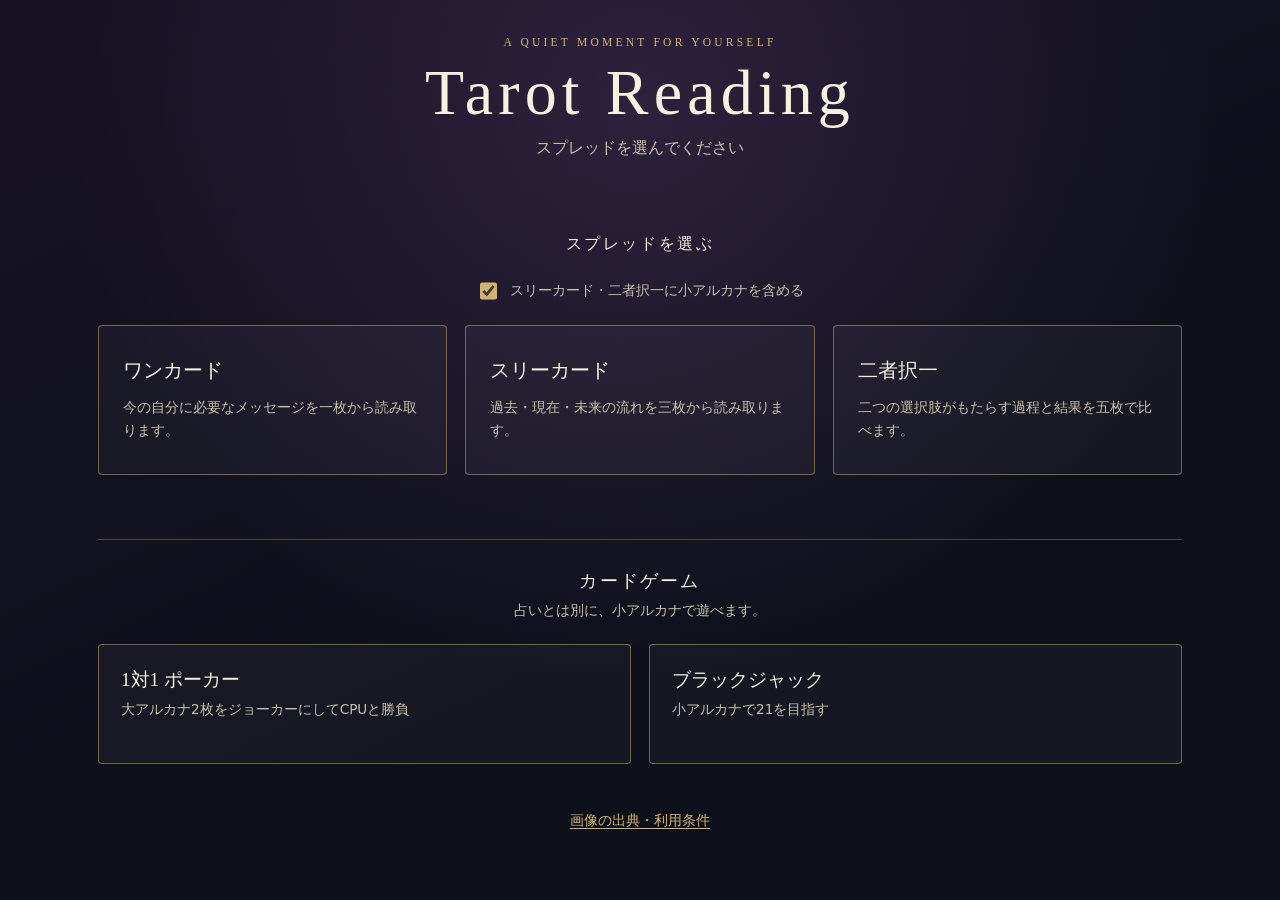
<file: index.html>
<!doctype html>
<html lang="ja">
  <head>
    <meta charset="UTF-8">
    <meta name="viewport" content="width=device-width, initial-scale=1.0">
    <meta name="description" content="タロット占いとカードゲーム">
    <title>Tarot Reading</title>
    <link rel="stylesheet" href="./styles.css">
  </head>
  <body>
    <main class="app-shell">
      <header class="app-header">
        <p class="eyebrow">A quiet moment for yourself</p>
        <h1>Tarot Reading</h1>
        <p id="instruction" class="instruction" aria-live="polite">
          スプレッドを選んでください
        </p>
      </header>

      <section id="spread-selector" class="spread-selector" aria-labelledby="spread-heading">
        <h2 id="spread-heading">スプレッドを選ぶ</h2>
        <label class="deck-option">
          <input id="use-minor" type="checkbox" checked>
          スリーカード・二者択一に小アルカナを含める
        </label>
        <div id="spread-list" class="spread-list"></div>
      </section>
      <section class="game-selector" aria-labelledby="game-heading">
        <h2 id="game-heading">カードゲーム</h2>
        <p>占いとは別に、小アルカナで遊べます。</p>
        <div class="game-links">
          <a href="./poker.html"><strong>1対1 ポーカー</strong><span>大アルカナ2枚をジョーカーにしてCPUと勝負</span></a>
          <a href="./blackjack.html"><strong>ブラックジャック</strong><span>小アルカナで21を目指す</span></a>
        </div>
      </section>

      <section
        id="reading-stage"
        class="reading-stage is-hidden"
        aria-label="カードを広げる場所"
      >
        <div id="table" class="table"></div>
        <button id="stage-action" class="stage-action is-hidden" type="button"></button>
      </section>

      <section id="reading-panel" class="reading-panel is-hidden" aria-live="polite">
        <p id="position-name" class="position-name"></p>
        <h2 id="card-name"></h2>
        <p id="orientation" class="orientation"></p>
        <div class="meaning-grid">
          <article>
            <h3>カードの意味</h3>
            <p id="card-meaning"></p>
          </article>
          <article>
            <h3>配置の意味</h3>
            <p id="position-meaning"></p>
          </article>
        </div>
        <section id="minor-supplement" class="minor-supplement is-hidden" aria-labelledby="minor-supplement-heading">
          <h3 id="minor-supplement-heading">小アルカナの補足</h3>
          <div class="minor-supplement-grid">
            <div>
              <h4 id="suit-heading"></h4>
              <p id="suit-meaning"></p>
            </div>
            <div>
              <h4 id="rank-heading"></h4>
              <p id="rank-meaning"></p>
            </div>
          </div>
        </section>
      </section>
      <footer class="site-footer">
        <a href="./credits.html">画像の出典・利用条件</a>
      </footer>
    </main>

    <script src="./js/data.js"></script>
    <script src="./js/app.js"></script>
  </body>
</html>
</file>
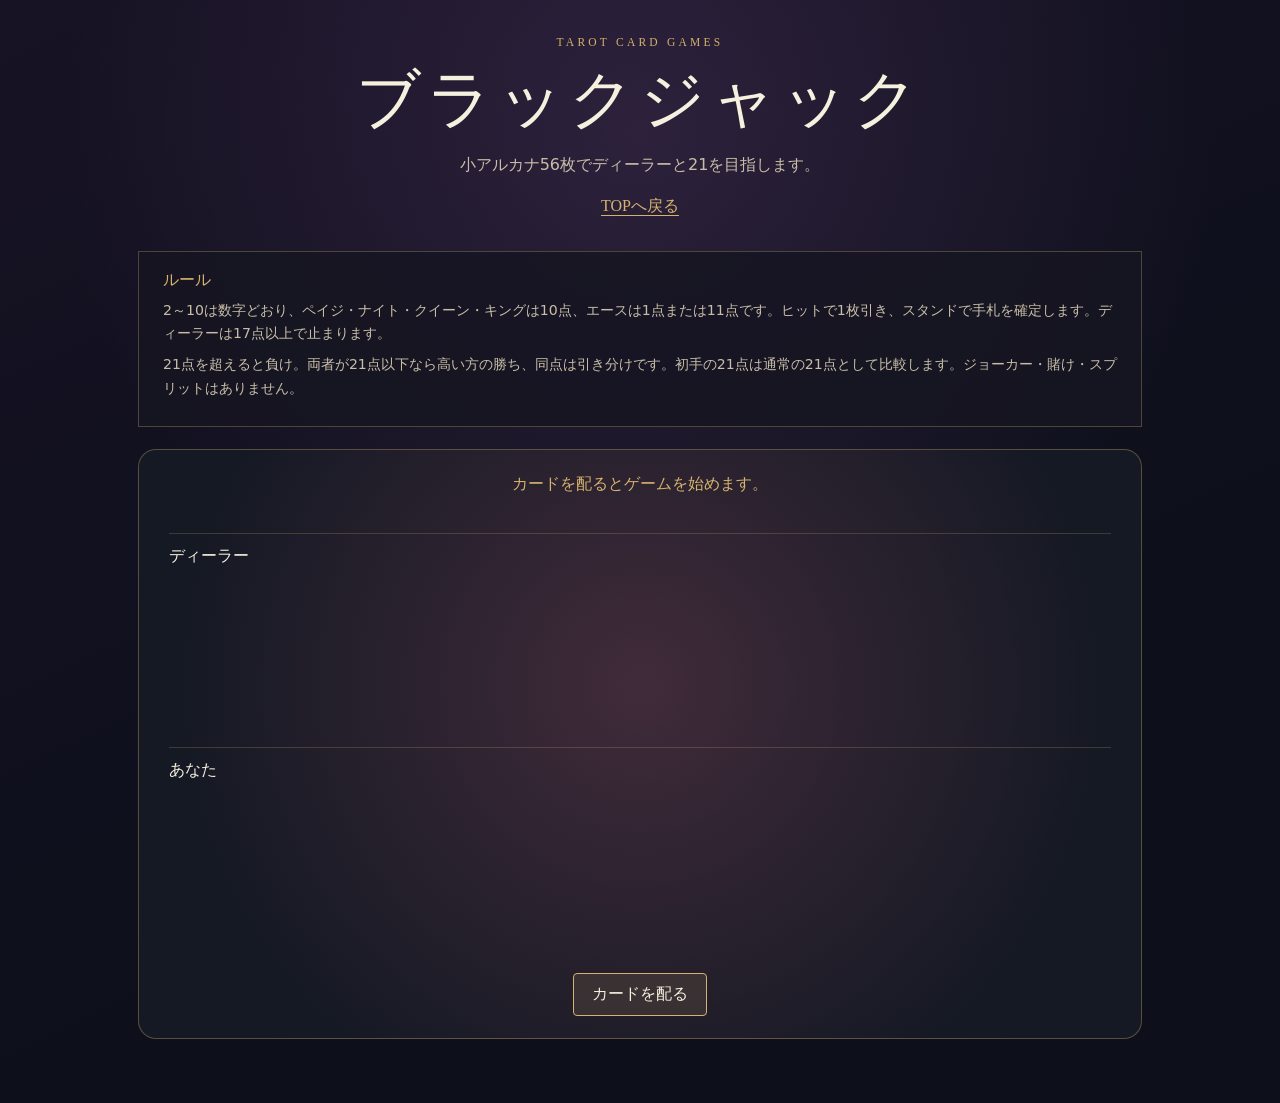
<file: blackjack.html>
<!doctype html>
<html lang="ja">
  <head>
    <meta charset="UTF-8">
    <meta name="viewport" content="width=device-width, initial-scale=1.0">
    <meta name="description" content="小アルカナで遊ぶブラックジャック">
    <title>タロット・ブラックジャック</title>
    <link rel="stylesheet" href="./styles.css">
    <link rel="stylesheet" href="./games.css">
  </head>
  <body>
    <main class="app-shell game-page">
      <header class="app-header">
        <p class="eyebrow">Tarot card games</p>
        <h1>ブラックジャック</h1>
        <p>小アルカナ56枚でディーラーと21を目指します。</p>
        <a class="back-link" href="./index.html">TOPへ戻る</a>
      </header>
      <section class="game-rules" aria-labelledby="rules-heading">
        <h2 id="rules-heading">ルール</h2>
        <p>2～10は数字どおり、ペイジ・ナイト・クイーン・キングは10点、エースは1点または11点です。ヒットで1枚引き、スタンドで手札を確定します。ディーラーは17点以上で止まります。</p>
        <p>21点を超えると負け。両者が21点以下なら高い方の勝ち、同点は引き分けです。初手の21点は通常の21点として比較します。ジョーカー・賭け・スプリットはありません。</p>
      </section>
      <section class="game-board" aria-label="ブラックジャックのテーブル">
        <p id="blackjack-status" class="game-status" role="status" aria-live="polite"></p>
        <div class="hand-area">
          <h2>ディーラー <span id="dealer-value"></span></h2>
          <div id="dealer-hand" class="game-hand"></div>
        </div>
        <div class="hand-area">
          <h2>あなた <span id="player-value"></span></h2>
          <div id="player-hand" class="game-hand"></div>
        </div>
        <div class="game-actions">
          <button id="blackjack-deal" type="button">カードを配る</button>
          <button id="blackjack-hit" type="button" hidden>ヒット</button>
          <button id="blackjack-stand" type="button" hidden>スタンド</button>
        </div>
      </section>
    </main>
    <script src="./js/data.js"></script>
    <script src="./js/game-rules.js"></script>
    <script src="./js/blackjack.js"></script>
  </body>
</html>
</file>
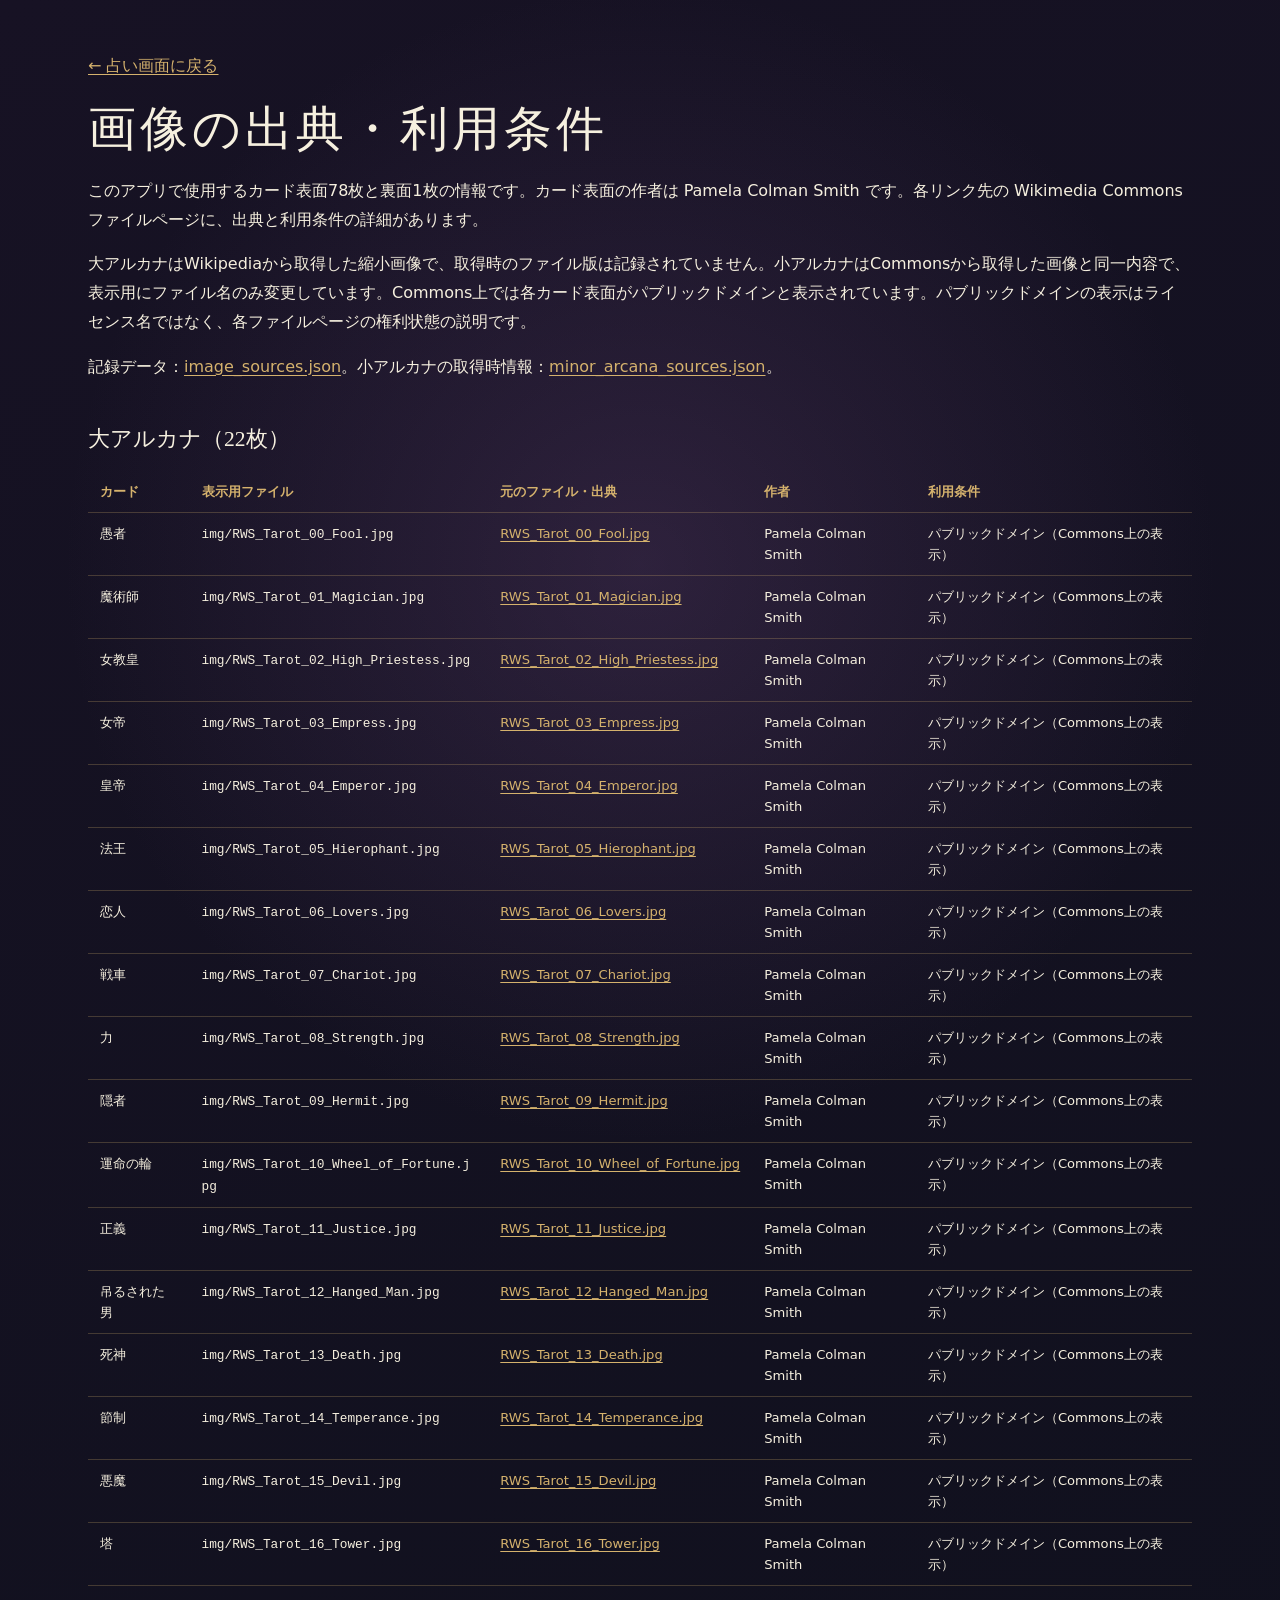
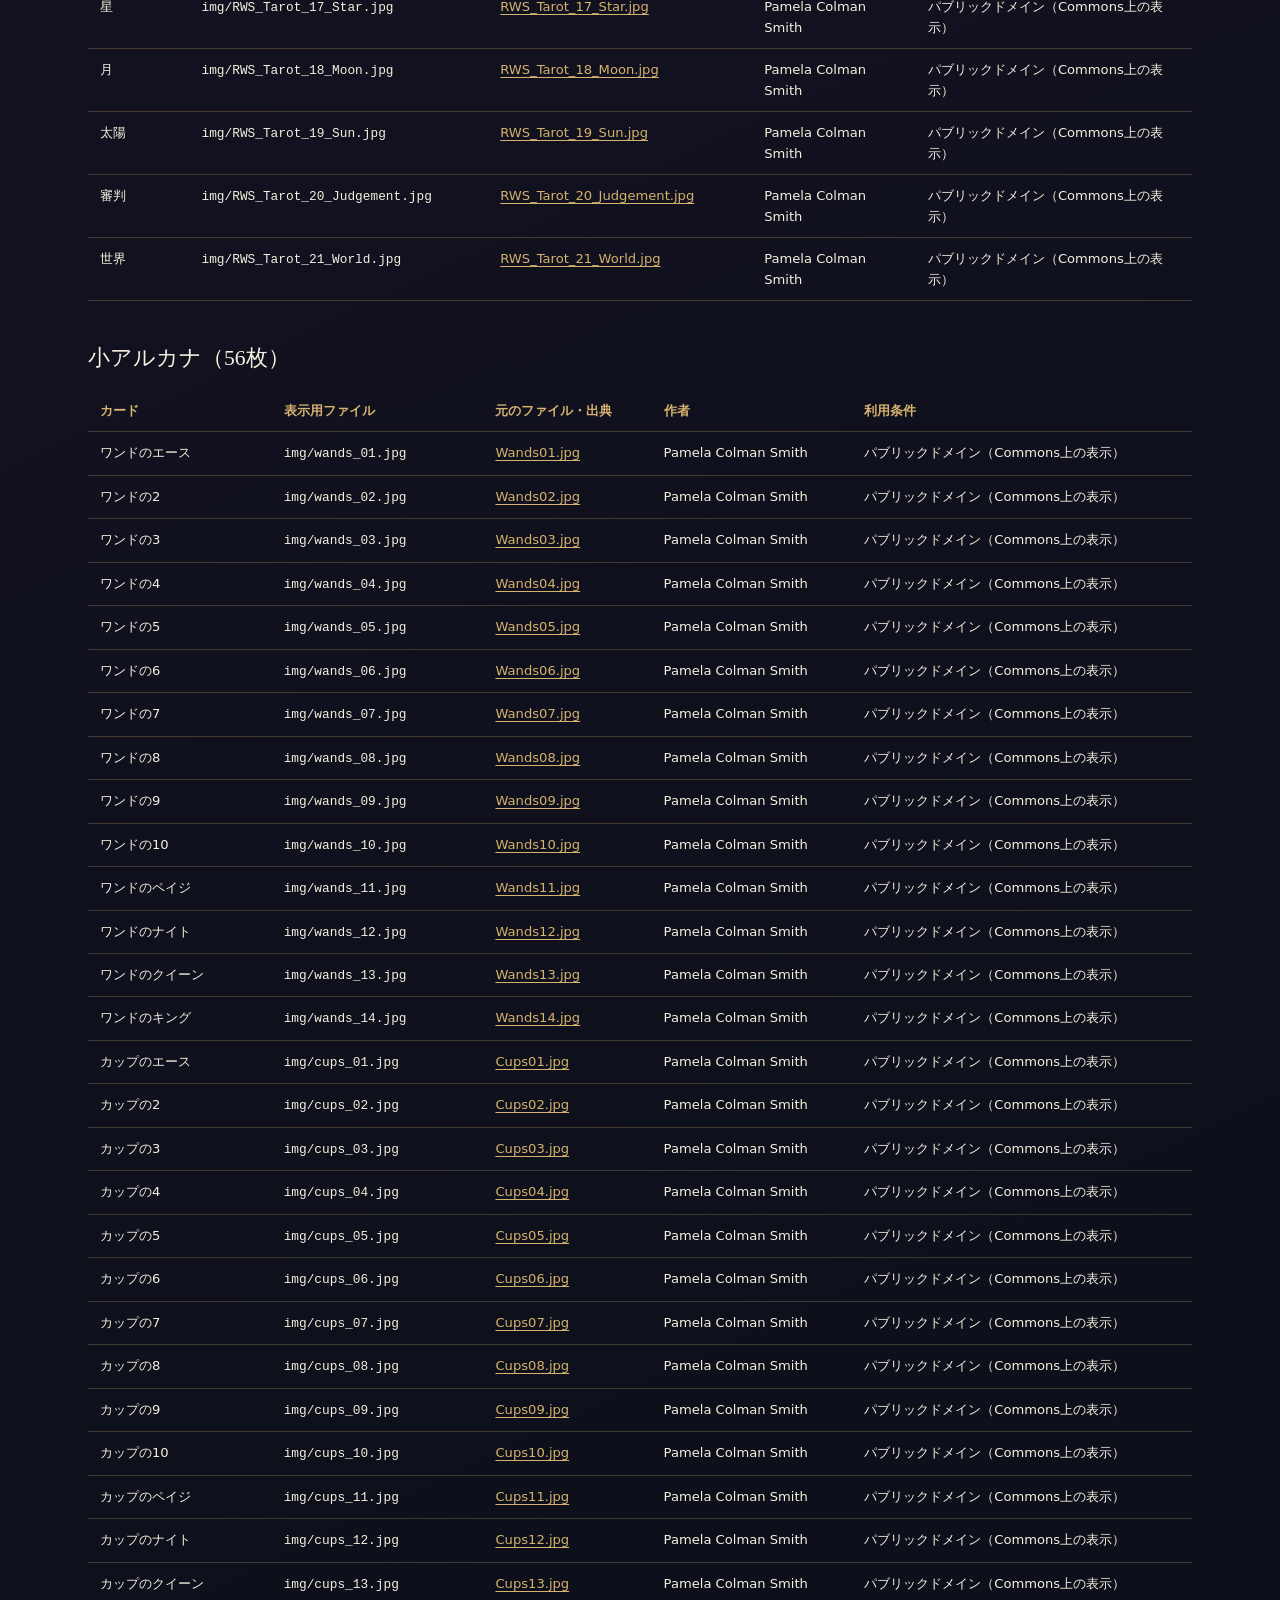
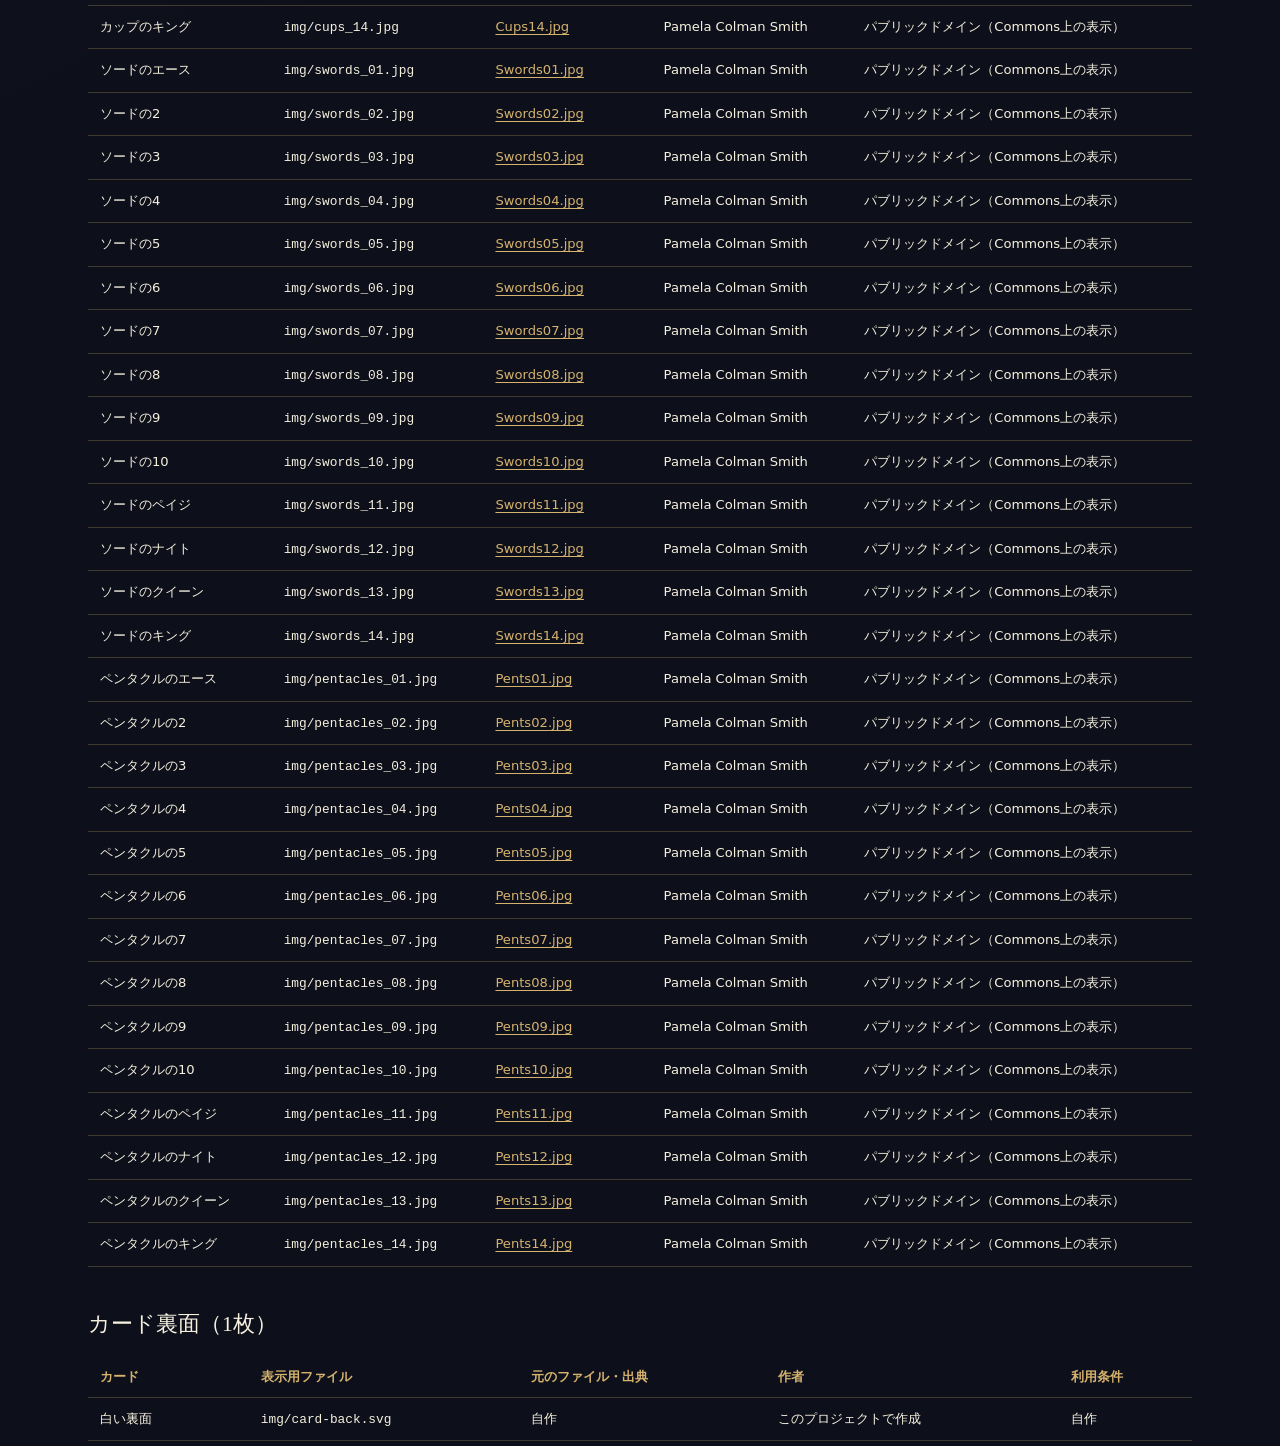
<file: credits.html>
<!doctype html>
<html lang="ja">
  <head>
    <meta charset="UTF-8">
    <meta name="viewport" content="width=device-width, initial-scale=1.0">
    <meta name="description" content="Tarot Readingで使用する画像の出典と利用条件">
    <title>画像の出典・利用条件 | Tarot Reading</title>
    <link rel="stylesheet" href="./styles.css">
    <style>
      .credits-page { max-width: 1200px; margin: 0 auto; padding: 36px clamp(16px, 4vw, 48px) 64px; }
      .credits-page h1 { font-size: clamp(1.8rem, 4vw, 3rem); }
      .credits-page h2 { font-size: 1.35rem; font-weight: 400; }
      .credits-page p { font-family: system-ui, sans-serif; line-height: 1.8; }
      .credits-page a { color: var(--gold); text-underline-offset: .2em; }
      .credits-page a:hover, .credits-page a:focus-visible { color: var(--ink); }
      .credits-section { margin-top: 42px; }
      .table-scroll { overflow-x: auto; }
      table { width: 100%; border-collapse: collapse; font: .82rem/1.6 system-ui, sans-serif; }
      th, td { padding: 10px 12px; border-bottom: 1px solid rgba(213,178,109,.25); text-align: left; vertical-align: top; }
      thead th { color: var(--gold); white-space: nowrap; }
      tbody th { min-width: 7em; font-weight: 500; }
      code { font-size: .8rem; overflow-wrap: anywhere; }
    </style>
  </head>
  <body>
    <main class="credits-page">
      <p><a href="./index.html">← 占い画面に戻る</a></p>
      <h1>画像の出典・利用条件</h1>
      <p>このアプリで使用するカード表面78枚と裏面1枚の情報です。カード表面の作者は Pamela Colman Smith です。各リンク先の Wikimedia Commons ファイルページに、出典と利用条件の詳細があります。</p>
      <p>大アルカナはWikipediaから取得した縮小画像で、取得時のファイル版は記録されていません。小アルカナはCommonsから取得した画像と同一内容で、表示用にファイル名のみ変更しています。Commons上では各カード表面がパブリックドメインと表示されています。パブリックドメインの表示はライセンス名ではなく、各ファイルページの権利状態の説明です。</p>
      <p>記録データ：<a href="./image_sources.json">image_sources.json</a>。小アルカナの取得時情報：<a href="./minor_arcana_images/minor_arcana_sources.json">minor_arcana_sources.json</a>。</p>

      <section class="credits-section">
        <h2>大アルカナ（22枚）</h2>
        <div class="table-scroll">
          <table>
            <thead><tr><th scope="col">カード</th><th scope="col">表示用ファイル</th><th scope="col">元のファイル・出典</th><th scope="col">作者</th><th scope="col">利用条件</th></tr></thead>
            <tbody><tr><th scope="row">愚者</th><td><code>img/RWS_Tarot_00_Fool.jpg</code></td><td><a href="https://commons.wikimedia.org/wiki/File:RWS_Tarot_00_Fool.jpg" rel="noopener noreferrer">RWS_Tarot_00_Fool.jpg</a></td><td>Pamela Colman Smith</td><td>パブリックドメイン（Commons上の表示）</td></tr>
<tr><th scope="row">魔術師</th><td><code>img/RWS_Tarot_01_Magician.jpg</code></td><td><a href="https://commons.wikimedia.org/wiki/File:RWS_Tarot_01_Magician.jpg" rel="noopener noreferrer">RWS_Tarot_01_Magician.jpg</a></td><td>Pamela Colman Smith</td><td>パブリックドメイン（Commons上の表示）</td></tr>
<tr><th scope="row">女教皇</th><td><code>img/RWS_Tarot_02_High_Priestess.jpg</code></td><td><a href="https://commons.wikimedia.org/wiki/File:RWS_Tarot_02_High_Priestess.jpg" rel="noopener noreferrer">RWS_Tarot_02_High_Priestess.jpg</a></td><td>Pamela Colman Smith</td><td>パブリックドメイン（Commons上の表示）</td></tr>
<tr><th scope="row">女帝</th><td><code>img/RWS_Tarot_03_Empress.jpg</code></td><td><a href="https://commons.wikimedia.org/wiki/File:RWS_Tarot_03_Empress.jpg" rel="noopener noreferrer">RWS_Tarot_03_Empress.jpg</a></td><td>Pamela Colman Smith</td><td>パブリックドメイン（Commons上の表示）</td></tr>
<tr><th scope="row">皇帝</th><td><code>img/RWS_Tarot_04_Emperor.jpg</code></td><td><a href="https://commons.wikimedia.org/wiki/File:RWS_Tarot_04_Emperor.jpg" rel="noopener noreferrer">RWS_Tarot_04_Emperor.jpg</a></td><td>Pamela Colman Smith</td><td>パブリックドメイン（Commons上の表示）</td></tr>
<tr><th scope="row">法王</th><td><code>img/RWS_Tarot_05_Hierophant.jpg</code></td><td><a href="https://commons.wikimedia.org/wiki/File:RWS_Tarot_05_Hierophant.jpg" rel="noopener noreferrer">RWS_Tarot_05_Hierophant.jpg</a></td><td>Pamela Colman Smith</td><td>パブリックドメイン（Commons上の表示）</td></tr>
<tr><th scope="row">恋人</th><td><code>img/RWS_Tarot_06_Lovers.jpg</code></td><td><a href="https://commons.wikimedia.org/wiki/File:RWS_Tarot_06_Lovers.jpg" rel="noopener noreferrer">RWS_Tarot_06_Lovers.jpg</a></td><td>Pamela Colman Smith</td><td>パブリックドメイン（Commons上の表示）</td></tr>
<tr><th scope="row">戦車</th><td><code>img/RWS_Tarot_07_Chariot.jpg</code></td><td><a href="https://commons.wikimedia.org/wiki/File:RWS_Tarot_07_Chariot.jpg" rel="noopener noreferrer">RWS_Tarot_07_Chariot.jpg</a></td><td>Pamela Colman Smith</td><td>パブリックドメイン（Commons上の表示）</td></tr>
<tr><th scope="row">力</th><td><code>img/RWS_Tarot_08_Strength.jpg</code></td><td><a href="https://commons.wikimedia.org/wiki/File:RWS_Tarot_08_Strength.jpg" rel="noopener noreferrer">RWS_Tarot_08_Strength.jpg</a></td><td>Pamela Colman Smith</td><td>パブリックドメイン（Commons上の表示）</td></tr>
<tr><th scope="row">隠者</th><td><code>img/RWS_Tarot_09_Hermit.jpg</code></td><td><a href="https://commons.wikimedia.org/wiki/File:RWS_Tarot_09_Hermit.jpg" rel="noopener noreferrer">RWS_Tarot_09_Hermit.jpg</a></td><td>Pamela Colman Smith</td><td>パブリックドメイン（Commons上の表示）</td></tr>
<tr><th scope="row">運命の輪</th><td><code>img/RWS_Tarot_10_Wheel_of_Fortune.jpg</code></td><td><a href="https://commons.wikimedia.org/wiki/File:RWS_Tarot_10_Wheel_of_Fortune.jpg" rel="noopener noreferrer">RWS_Tarot_10_Wheel_of_Fortune.jpg</a></td><td>Pamela Colman Smith</td><td>パブリックドメイン（Commons上の表示）</td></tr>
<tr><th scope="row">正義</th><td><code>img/RWS_Tarot_11_Justice.jpg</code></td><td><a href="https://commons.wikimedia.org/wiki/File:RWS_Tarot_11_Justice.jpg" rel="noopener noreferrer">RWS_Tarot_11_Justice.jpg</a></td><td>Pamela Colman Smith</td><td>パブリックドメイン（Commons上の表示）</td></tr>
<tr><th scope="row">吊るされた男</th><td><code>img/RWS_Tarot_12_Hanged_Man.jpg</code></td><td><a href="https://commons.wikimedia.org/wiki/File:RWS_Tarot_12_Hanged_Man.jpg" rel="noopener noreferrer">RWS_Tarot_12_Hanged_Man.jpg</a></td><td>Pamela Colman Smith</td><td>パブリックドメイン（Commons上の表示）</td></tr>
<tr><th scope="row">死神</th><td><code>img/RWS_Tarot_13_Death.jpg</code></td><td><a href="https://commons.wikimedia.org/wiki/File:RWS_Tarot_13_Death.jpg" rel="noopener noreferrer">RWS_Tarot_13_Death.jpg</a></td><td>Pamela Colman Smith</td><td>パブリックドメイン（Commons上の表示）</td></tr>
<tr><th scope="row">節制</th><td><code>img/RWS_Tarot_14_Temperance.jpg</code></td><td><a href="https://commons.wikimedia.org/wiki/File:RWS_Tarot_14_Temperance.jpg" rel="noopener noreferrer">RWS_Tarot_14_Temperance.jpg</a></td><td>Pamela Colman Smith</td><td>パブリックドメイン（Commons上の表示）</td></tr>
<tr><th scope="row">悪魔</th><td><code>img/RWS_Tarot_15_Devil.jpg</code></td><td><a href="https://commons.wikimedia.org/wiki/File:RWS_Tarot_15_Devil.jpg" rel="noopener noreferrer">RWS_Tarot_15_Devil.jpg</a></td><td>Pamela Colman Smith</td><td>パブリックドメイン（Commons上の表示）</td></tr>
<tr><th scope="row">塔</th><td><code>img/RWS_Tarot_16_Tower.jpg</code></td><td><a href="https://commons.wikimedia.org/wiki/File:RWS_Tarot_16_Tower.jpg" rel="noopener noreferrer">RWS_Tarot_16_Tower.jpg</a></td><td>Pamela Colman Smith</td><td>パブリックドメイン（Commons上の表示）</td></tr>
<tr><th scope="row">星</th><td><code>img/RWS_Tarot_17_Star.jpg</code></td><td><a href="https://commons.wikimedia.org/wiki/File:RWS_Tarot_17_Star.jpg" rel="noopener noreferrer">RWS_Tarot_17_Star.jpg</a></td><td>Pamela Colman Smith</td><td>パブリックドメイン（Commons上の表示）</td></tr>
<tr><th scope="row">月</th><td><code>img/RWS_Tarot_18_Moon.jpg</code></td><td><a href="https://commons.wikimedia.org/wiki/File:RWS_Tarot_18_Moon.jpg" rel="noopener noreferrer">RWS_Tarot_18_Moon.jpg</a></td><td>Pamela Colman Smith</td><td>パブリックドメイン（Commons上の表示）</td></tr>
<tr><th scope="row">太陽</th><td><code>img/RWS_Tarot_19_Sun.jpg</code></td><td><a href="https://commons.wikimedia.org/wiki/File:RWS_Tarot_19_Sun.jpg" rel="noopener noreferrer">RWS_Tarot_19_Sun.jpg</a></td><td>Pamela Colman Smith</td><td>パブリックドメイン（Commons上の表示）</td></tr>
<tr><th scope="row">審判</th><td><code>img/RWS_Tarot_20_Judgement.jpg</code></td><td><a href="https://commons.wikimedia.org/wiki/File:RWS_Tarot_20_Judgement.jpg" rel="noopener noreferrer">RWS_Tarot_20_Judgement.jpg</a></td><td>Pamela Colman Smith</td><td>パブリックドメイン（Commons上の表示）</td></tr>
<tr><th scope="row">世界</th><td><code>img/RWS_Tarot_21_World.jpg</code></td><td><a href="https://commons.wikimedia.org/wiki/File:RWS_Tarot_21_World.jpg" rel="noopener noreferrer">RWS_Tarot_21_World.jpg</a></td><td>Pamela Colman Smith</td><td>パブリックドメイン（Commons上の表示）</td></tr></tbody>
          </table>
        </div>
      </section>

      <section class="credits-section">
        <h2>小アルカナ（56枚）</h2>
        <div class="table-scroll">
          <table>
            <thead><tr><th scope="col">カード</th><th scope="col">表示用ファイル</th><th scope="col">元のファイル・出典</th><th scope="col">作者</th><th scope="col">利用条件</th></tr></thead>
            <tbody><tr><th scope="row">ワンドのエース</th><td><code>img/wands_01.jpg</code></td><td><a href="https://commons.wikimedia.org/wiki/File:Wands01.jpg" rel="noopener noreferrer">Wands01.jpg</a></td><td>Pamela Colman Smith</td><td>パブリックドメイン（Commons上の表示）</td></tr>
<tr><th scope="row">ワンドの2</th><td><code>img/wands_02.jpg</code></td><td><a href="https://commons.wikimedia.org/wiki/File:Wands02.jpg" rel="noopener noreferrer">Wands02.jpg</a></td><td>Pamela Colman Smith</td><td>パブリックドメイン（Commons上の表示）</td></tr>
<tr><th scope="row">ワンドの3</th><td><code>img/wands_03.jpg</code></td><td><a href="https://commons.wikimedia.org/wiki/File:Wands03.jpg" rel="noopener noreferrer">Wands03.jpg</a></td><td>Pamela Colman Smith</td><td>パブリックドメイン（Commons上の表示）</td></tr>
<tr><th scope="row">ワンドの4</th><td><code>img/wands_04.jpg</code></td><td><a href="https://commons.wikimedia.org/wiki/File:Wands04.jpg" rel="noopener noreferrer">Wands04.jpg</a></td><td>Pamela Colman Smith</td><td>パブリックドメイン（Commons上の表示）</td></tr>
<tr><th scope="row">ワンドの5</th><td><code>img/wands_05.jpg</code></td><td><a href="https://commons.wikimedia.org/wiki/File:Wands05.jpg" rel="noopener noreferrer">Wands05.jpg</a></td><td>Pamela Colman Smith</td><td>パブリックドメイン（Commons上の表示）</td></tr>
<tr><th scope="row">ワンドの6</th><td><code>img/wands_06.jpg</code></td><td><a href="https://commons.wikimedia.org/wiki/File:Wands06.jpg" rel="noopener noreferrer">Wands06.jpg</a></td><td>Pamela Colman Smith</td><td>パブリックドメイン（Commons上の表示）</td></tr>
<tr><th scope="row">ワンドの7</th><td><code>img/wands_07.jpg</code></td><td><a href="https://commons.wikimedia.org/wiki/File:Wands07.jpg" rel="noopener noreferrer">Wands07.jpg</a></td><td>Pamela Colman Smith</td><td>パブリックドメイン（Commons上の表示）</td></tr>
<tr><th scope="row">ワンドの8</th><td><code>img/wands_08.jpg</code></td><td><a href="https://commons.wikimedia.org/wiki/File:Wands08.jpg" rel="noopener noreferrer">Wands08.jpg</a></td><td>Pamela Colman Smith</td><td>パブリックドメイン（Commons上の表示）</td></tr>
<tr><th scope="row">ワンドの9</th><td><code>img/wands_09.jpg</code></td><td><a href="https://commons.wikimedia.org/wiki/File:Wands09.jpg" rel="noopener noreferrer">Wands09.jpg</a></td><td>Pamela Colman Smith</td><td>パブリックドメイン（Commons上の表示）</td></tr>
<tr><th scope="row">ワンドの10</th><td><code>img/wands_10.jpg</code></td><td><a href="https://commons.wikimedia.org/wiki/File:Wands10.jpg" rel="noopener noreferrer">Wands10.jpg</a></td><td>Pamela Colman Smith</td><td>パブリックドメイン（Commons上の表示）</td></tr>
<tr><th scope="row">ワンドのペイジ</th><td><code>img/wands_11.jpg</code></td><td><a href="https://commons.wikimedia.org/wiki/File:Wands11.jpg" rel="noopener noreferrer">Wands11.jpg</a></td><td>Pamela Colman Smith</td><td>パブリックドメイン（Commons上の表示）</td></tr>
<tr><th scope="row">ワンドのナイト</th><td><code>img/wands_12.jpg</code></td><td><a href="https://commons.wikimedia.org/wiki/File:Wands12.jpg" rel="noopener noreferrer">Wands12.jpg</a></td><td>Pamela Colman Smith</td><td>パブリックドメイン（Commons上の表示）</td></tr>
<tr><th scope="row">ワンドのクイーン</th><td><code>img/wands_13.jpg</code></td><td><a href="https://commons.wikimedia.org/wiki/File:Wands13.jpg" rel="noopener noreferrer">Wands13.jpg</a></td><td>Pamela Colman Smith</td><td>パブリックドメイン（Commons上の表示）</td></tr>
<tr><th scope="row">ワンドのキング</th><td><code>img/wands_14.jpg</code></td><td><a href="https://commons.wikimedia.org/wiki/File:Wands14.jpg" rel="noopener noreferrer">Wands14.jpg</a></td><td>Pamela Colman Smith</td><td>パブリックドメイン（Commons上の表示）</td></tr>
<tr><th scope="row">カップのエース</th><td><code>img/cups_01.jpg</code></td><td><a href="https://commons.wikimedia.org/wiki/File:Cups01.jpg" rel="noopener noreferrer">Cups01.jpg</a></td><td>Pamela Colman Smith</td><td>パブリックドメイン（Commons上の表示）</td></tr>
<tr><th scope="row">カップの2</th><td><code>img/cups_02.jpg</code></td><td><a href="https://commons.wikimedia.org/wiki/File:Cups02.jpg" rel="noopener noreferrer">Cups02.jpg</a></td><td>Pamela Colman Smith</td><td>パブリックドメイン（Commons上の表示）</td></tr>
<tr><th scope="row">カップの3</th><td><code>img/cups_03.jpg</code></td><td><a href="https://commons.wikimedia.org/wiki/File:Cups03.jpg" rel="noopener noreferrer">Cups03.jpg</a></td><td>Pamela Colman Smith</td><td>パブリックドメイン（Commons上の表示）</td></tr>
<tr><th scope="row">カップの4</th><td><code>img/cups_04.jpg</code></td><td><a href="https://commons.wikimedia.org/wiki/File:Cups04.jpg" rel="noopener noreferrer">Cups04.jpg</a></td><td>Pamela Colman Smith</td><td>パブリックドメイン（Commons上の表示）</td></tr>
<tr><th scope="row">カップの5</th><td><code>img/cups_05.jpg</code></td><td><a href="https://commons.wikimedia.org/wiki/File:Cups05.jpg" rel="noopener noreferrer">Cups05.jpg</a></td><td>Pamela Colman Smith</td><td>パブリックドメイン（Commons上の表示）</td></tr>
<tr><th scope="row">カップの6</th><td><code>img/cups_06.jpg</code></td><td><a href="https://commons.wikimedia.org/wiki/File:Cups06.jpg" rel="noopener noreferrer">Cups06.jpg</a></td><td>Pamela Colman Smith</td><td>パブリックドメイン（Commons上の表示）</td></tr>
<tr><th scope="row">カップの7</th><td><code>img/cups_07.jpg</code></td><td><a href="https://commons.wikimedia.org/wiki/File:Cups07.jpg" rel="noopener noreferrer">Cups07.jpg</a></td><td>Pamela Colman Smith</td><td>パブリックドメイン（Commons上の表示）</td></tr>
<tr><th scope="row">カップの8</th><td><code>img/cups_08.jpg</code></td><td><a href="https://commons.wikimedia.org/wiki/File:Cups08.jpg" rel="noopener noreferrer">Cups08.jpg</a></td><td>Pamela Colman Smith</td><td>パブリックドメイン（Commons上の表示）</td></tr>
<tr><th scope="row">カップの9</th><td><code>img/cups_09.jpg</code></td><td><a href="https://commons.wikimedia.org/wiki/File:Cups09.jpg" rel="noopener noreferrer">Cups09.jpg</a></td><td>Pamela Colman Smith</td><td>パブリックドメイン（Commons上の表示）</td></tr>
<tr><th scope="row">カップの10</th><td><code>img/cups_10.jpg</code></td><td><a href="https://commons.wikimedia.org/wiki/File:Cups10.jpg" rel="noopener noreferrer">Cups10.jpg</a></td><td>Pamela Colman Smith</td><td>パブリックドメイン（Commons上の表示）</td></tr>
<tr><th scope="row">カップのペイジ</th><td><code>img/cups_11.jpg</code></td><td><a href="https://commons.wikimedia.org/wiki/File:Cups11.jpg" rel="noopener noreferrer">Cups11.jpg</a></td><td>Pamela Colman Smith</td><td>パブリックドメイン（Commons上の表示）</td></tr>
<tr><th scope="row">カップのナイト</th><td><code>img/cups_12.jpg</code></td><td><a href="https://commons.wikimedia.org/wiki/File:Cups12.jpg" rel="noopener noreferrer">Cups12.jpg</a></td><td>Pamela Colman Smith</td><td>パブリックドメイン（Commons上の表示）</td></tr>
<tr><th scope="row">カップのクイーン</th><td><code>img/cups_13.jpg</code></td><td><a href="https://commons.wikimedia.org/wiki/File:Cups13.jpg" rel="noopener noreferrer">Cups13.jpg</a></td><td>Pamela Colman Smith</td><td>パブリックドメイン（Commons上の表示）</td></tr>
<tr><th scope="row">カップのキング</th><td><code>img/cups_14.jpg</code></td><td><a href="https://commons.wikimedia.org/wiki/File:Cups14.jpg" rel="noopener noreferrer">Cups14.jpg</a></td><td>Pamela Colman Smith</td><td>パブリックドメイン（Commons上の表示）</td></tr>
<tr><th scope="row">ソードのエース</th><td><code>img/swords_01.jpg</code></td><td><a href="https://commons.wikimedia.org/wiki/File:Swords01.jpg" rel="noopener noreferrer">Swords01.jpg</a></td><td>Pamela Colman Smith</td><td>パブリックドメイン（Commons上の表示）</td></tr>
<tr><th scope="row">ソードの2</th><td><code>img/swords_02.jpg</code></td><td><a href="https://commons.wikimedia.org/wiki/File:Swords02.jpg" rel="noopener noreferrer">Swords02.jpg</a></td><td>Pamela Colman Smith</td><td>パブリックドメイン（Commons上の表示）</td></tr>
<tr><th scope="row">ソードの3</th><td><code>img/swords_03.jpg</code></td><td><a href="https://commons.wikimedia.org/wiki/File:Swords03.jpg" rel="noopener noreferrer">Swords03.jpg</a></td><td>Pamela Colman Smith</td><td>パブリックドメイン（Commons上の表示）</td></tr>
<tr><th scope="row">ソードの4</th><td><code>img/swords_04.jpg</code></td><td><a href="https://commons.wikimedia.org/wiki/File:Swords04.jpg" rel="noopener noreferrer">Swords04.jpg</a></td><td>Pamela Colman Smith</td><td>パブリックドメイン（Commons上の表示）</td></tr>
<tr><th scope="row">ソードの5</th><td><code>img/swords_05.jpg</code></td><td><a href="https://commons.wikimedia.org/wiki/File:Swords05.jpg" rel="noopener noreferrer">Swords05.jpg</a></td><td>Pamela Colman Smith</td><td>パブリックドメイン（Commons上の表示）</td></tr>
<tr><th scope="row">ソードの6</th><td><code>img/swords_06.jpg</code></td><td><a href="https://commons.wikimedia.org/wiki/File:Swords06.jpg" rel="noopener noreferrer">Swords06.jpg</a></td><td>Pamela Colman Smith</td><td>パブリックドメイン（Commons上の表示）</td></tr>
<tr><th scope="row">ソードの7</th><td><code>img/swords_07.jpg</code></td><td><a href="https://commons.wikimedia.org/wiki/File:Swords07.jpg" rel="noopener noreferrer">Swords07.jpg</a></td><td>Pamela Colman Smith</td><td>パブリックドメイン（Commons上の表示）</td></tr>
<tr><th scope="row">ソードの8</th><td><code>img/swords_08.jpg</code></td><td><a href="https://commons.wikimedia.org/wiki/File:Swords08.jpg" rel="noopener noreferrer">Swords08.jpg</a></td><td>Pamela Colman Smith</td><td>パブリックドメイン（Commons上の表示）</td></tr>
<tr><th scope="row">ソードの9</th><td><code>img/swords_09.jpg</code></td><td><a href="https://commons.wikimedia.org/wiki/File:Swords09.jpg" rel="noopener noreferrer">Swords09.jpg</a></td><td>Pamela Colman Smith</td><td>パブリックドメイン（Commons上の表示）</td></tr>
<tr><th scope="row">ソードの10</th><td><code>img/swords_10.jpg</code></td><td><a href="https://commons.wikimedia.org/wiki/File:Swords10.jpg" rel="noopener noreferrer">Swords10.jpg</a></td><td>Pamela Colman Smith</td><td>パブリックドメイン（Commons上の表示）</td></tr>
<tr><th scope="row">ソードのペイジ</th><td><code>img/swords_11.jpg</code></td><td><a href="https://commons.wikimedia.org/wiki/File:Swords11.jpg" rel="noopener noreferrer">Swords11.jpg</a></td><td>Pamela Colman Smith</td><td>パブリックドメイン（Commons上の表示）</td></tr>
<tr><th scope="row">ソードのナイト</th><td><code>img/swords_12.jpg</code></td><td><a href="https://commons.wikimedia.org/wiki/File:Swords12.jpg" rel="noopener noreferrer">Swords12.jpg</a></td><td>Pamela Colman Smith</td><td>パブリックドメイン（Commons上の表示）</td></tr>
<tr><th scope="row">ソードのクイーン</th><td><code>img/swords_13.jpg</code></td><td><a href="https://commons.wikimedia.org/wiki/File:Swords13.jpg" rel="noopener noreferrer">Swords13.jpg</a></td><td>Pamela Colman Smith</td><td>パブリックドメイン（Commons上の表示）</td></tr>
<tr><th scope="row">ソードのキング</th><td><code>img/swords_14.jpg</code></td><td><a href="https://commons.wikimedia.org/wiki/File:Swords14.jpg" rel="noopener noreferrer">Swords14.jpg</a></td><td>Pamela Colman Smith</td><td>パブリックドメイン（Commons上の表示）</td></tr>
<tr><th scope="row">ペンタクルのエース</th><td><code>img/pentacles_01.jpg</code></td><td><a href="https://commons.wikimedia.org/wiki/File:Pents01.jpg" rel="noopener noreferrer">Pents01.jpg</a></td><td>Pamela Colman Smith</td><td>パブリックドメイン（Commons上の表示）</td></tr>
<tr><th scope="row">ペンタクルの2</th><td><code>img/pentacles_02.jpg</code></td><td><a href="https://commons.wikimedia.org/wiki/File:Pents02.jpg" rel="noopener noreferrer">Pents02.jpg</a></td><td>Pamela Colman Smith</td><td>パブリックドメイン（Commons上の表示）</td></tr>
<tr><th scope="row">ペンタクルの3</th><td><code>img/pentacles_03.jpg</code></td><td><a href="https://commons.wikimedia.org/wiki/File:Pents03.jpg" rel="noopener noreferrer">Pents03.jpg</a></td><td>Pamela Colman Smith</td><td>パブリックドメイン（Commons上の表示）</td></tr>
<tr><th scope="row">ペンタクルの4</th><td><code>img/pentacles_04.jpg</code></td><td><a href="https://commons.wikimedia.org/wiki/File:Pents04.jpg" rel="noopener noreferrer">Pents04.jpg</a></td><td>Pamela Colman Smith</td><td>パブリックドメイン（Commons上の表示）</td></tr>
<tr><th scope="row">ペンタクルの5</th><td><code>img/pentacles_05.jpg</code></td><td><a href="https://commons.wikimedia.org/wiki/File:Pents05.jpg" rel="noopener noreferrer">Pents05.jpg</a></td><td>Pamela Colman Smith</td><td>パブリックドメイン（Commons上の表示）</td></tr>
<tr><th scope="row">ペンタクルの6</th><td><code>img/pentacles_06.jpg</code></td><td><a href="https://commons.wikimedia.org/wiki/File:Pents06.jpg" rel="noopener noreferrer">Pents06.jpg</a></td><td>Pamela Colman Smith</td><td>パブリックドメイン（Commons上の表示）</td></tr>
<tr><th scope="row">ペンタクルの7</th><td><code>img/pentacles_07.jpg</code></td><td><a href="https://commons.wikimedia.org/wiki/File:Pents07.jpg" rel="noopener noreferrer">Pents07.jpg</a></td><td>Pamela Colman Smith</td><td>パブリックドメイン（Commons上の表示）</td></tr>
<tr><th scope="row">ペンタクルの8</th><td><code>img/pentacles_08.jpg</code></td><td><a href="https://commons.wikimedia.org/wiki/File:Pents08.jpg" rel="noopener noreferrer">Pents08.jpg</a></td><td>Pamela Colman Smith</td><td>パブリックドメイン（Commons上の表示）</td></tr>
<tr><th scope="row">ペンタクルの9</th><td><code>img/pentacles_09.jpg</code></td><td><a href="https://commons.wikimedia.org/wiki/File:Pents09.jpg" rel="noopener noreferrer">Pents09.jpg</a></td><td>Pamela Colman Smith</td><td>パブリックドメイン（Commons上の表示）</td></tr>
<tr><th scope="row">ペンタクルの10</th><td><code>img/pentacles_10.jpg</code></td><td><a href="https://commons.wikimedia.org/wiki/File:Pents10.jpg" rel="noopener noreferrer">Pents10.jpg</a></td><td>Pamela Colman Smith</td><td>パブリックドメイン（Commons上の表示）</td></tr>
<tr><th scope="row">ペンタクルのペイジ</th><td><code>img/pentacles_11.jpg</code></td><td><a href="https://commons.wikimedia.org/wiki/File:Pents11.jpg" rel="noopener noreferrer">Pents11.jpg</a></td><td>Pamela Colman Smith</td><td>パブリックドメイン（Commons上の表示）</td></tr>
<tr><th scope="row">ペンタクルのナイト</th><td><code>img/pentacles_12.jpg</code></td><td><a href="https://commons.wikimedia.org/wiki/File:Pents12.jpg" rel="noopener noreferrer">Pents12.jpg</a></td><td>Pamela Colman Smith</td><td>パブリックドメイン（Commons上の表示）</td></tr>
<tr><th scope="row">ペンタクルのクイーン</th><td><code>img/pentacles_13.jpg</code></td><td><a href="https://commons.wikimedia.org/wiki/File:Pents13.jpg" rel="noopener noreferrer">Pents13.jpg</a></td><td>Pamela Colman Smith</td><td>パブリックドメイン（Commons上の表示）</td></tr>
<tr><th scope="row">ペンタクルのキング</th><td><code>img/pentacles_14.jpg</code></td><td><a href="https://commons.wikimedia.org/wiki/File:Pents14.jpg" rel="noopener noreferrer">Pents14.jpg</a></td><td>Pamela Colman Smith</td><td>パブリックドメイン（Commons上の表示）</td></tr></tbody>
          </table>
        </div>
      </section>

      <section class="credits-section">
        <h2>カード裏面（1枚）</h2>
        <div class="table-scroll">
          <table>
            <thead><tr><th scope="col">カード</th><th scope="col">表示用ファイル</th><th scope="col">元のファイル・出典</th><th scope="col">作者</th><th scope="col">利用条件</th></tr></thead>
            <tbody><tr><th scope="row">白い裏面</th><td><code>img/card-back.svg</code></td><td>自作</td><td>このプロジェクトで作成</td><td>自作</td></tr></tbody>
          </table>
        </div>
      </section>
    </main>
  </body>
</html>
</file>
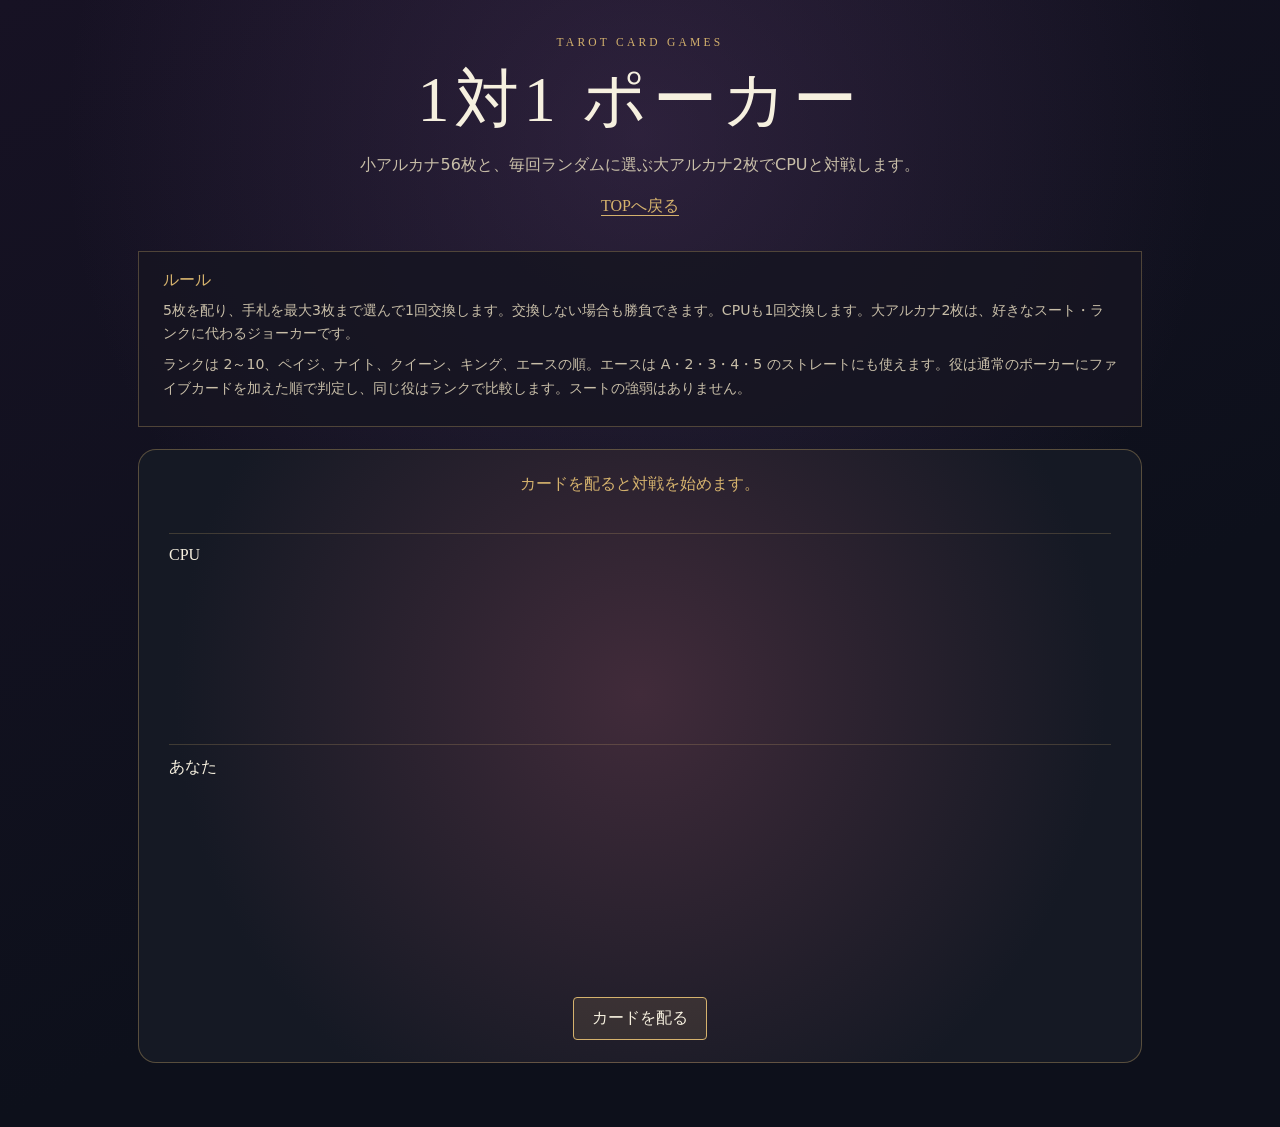
<file: poker.html>
<!doctype html>
<html lang="ja">
  <head>
    <meta charset="UTF-8">
    <meta name="viewport" content="width=device-width, initial-scale=1.0">
    <meta name="description" content="小アルカナで遊ぶ1対1のポーカー">
    <title>タロット・ポーカー</title>
    <link rel="stylesheet" href="./styles.css">
    <link rel="stylesheet" href="./games.css">
  </head>
  <body>
    <main class="app-shell game-page">
      <header class="app-header">
        <p class="eyebrow">Tarot card games</p>
        <h1>1対1 ポーカー</h1>
        <p>小アルカナ56枚と、毎回ランダムに選ぶ大アルカナ2枚でCPUと対戦します。</p>
        <a class="back-link" href="./index.html">TOPへ戻る</a>
      </header>
      <section class="game-rules" aria-labelledby="rules-heading">
        <h2 id="rules-heading">ルール</h2>
        <p>5枚を配り、手札を最大3枚まで選んで1回交換します。交換しない場合も勝負できます。CPUも1回交換します。大アルカナ2枚は、好きなスート・ランクに代わるジョーカーです。</p>
        <p>ランクは 2～10、ペイジ、ナイト、クイーン、キング、エースの順。エースは A・2・3・4・5 のストレートにも使えます。役は通常のポーカーにファイブカードを加えた順で判定し、同じ役はランクで比較します。スートの強弱はありません。</p>
      </section>
      <section class="game-board" aria-label="ポーカーのテーブル">
        <p id="poker-status" class="game-status" role="status" aria-live="polite"></p>
        <div class="hand-area">
          <h2>CPU <span id="cpu-role"></span></h2>
          <div id="cpu-hand" class="game-hand"></div>
        </div>
        <div class="hand-area">
          <h2>あなた <span id="player-role"></span></h2>
          <div id="player-hand" class="game-hand"></div>
          <p id="exchange-count" class="game-hint"></p>
        </div>
        <div class="game-actions">
          <button id="poker-deal" type="button">カードを配る</button>
          <button id="poker-exchange" type="button" hidden>選んだカードを交換して勝負</button>
        </div>
      </section>
    </main>
    <script src="./js/data.js"></script>
    <script src="./js/game-rules.js"></script>
    <script src="./js/poker.js"></script>
  </body>
</html>
</file>
<file: styles.css>
:root {
  color-scheme: dark;
  --ink: #f6f0df;
  --muted: #c8bea8;
  --gold: #d5b26d;
  --wine: #421e32;
  --night: #0d101b;
  --panel: rgba(22, 21, 34, 0.88);
  --card-ratio: 0.5714;
  font-family: Georgia, "Yu Mincho", "Hiragino Mincho ProN", serif;
}

* {
  box-sizing: border-box;
}

body {
  min-width: 320px;
  min-height: 100vh;
  margin: 0;
  color: var(--ink);
  background:
    radial-gradient(circle at 50% 12%, rgba(100, 67, 117, 0.32), transparent 36rem),
    linear-gradient(155deg, #171224, var(--night) 65%);
}

button {
  font: inherit;
}

.app-shell {
  width: min(1180px, 100%);
  min-height: 100vh;
  margin: 0 auto;
  padding: 36px clamp(16px, 4vw, 48px) 64px;
}

.app-header {
  text-align: center;
}

.eyebrow {
  margin: 0;
  color: var(--gold);
  font-size: 0.72rem;
  letter-spacing: 0.28em;
  text-transform: uppercase;
}

h1 {
  margin: 8px 0;
  font-size: clamp(2rem, 5vw, 4rem);
  font-weight: 400;
  letter-spacing: 0.08em;
}

.instruction {
  min-height: 1.5em;
  margin: 0;
  color: var(--muted);
}

.spread-selector {
  margin: clamp(40px, 8vh, 90px) auto 0;
}

.spread-selector h2 {
  margin-bottom: 24px;
  text-align: center;
  font-size: 1rem;
  font-weight: 400;
  letter-spacing: 0.16em;
}

.spread-list {
  display: grid;
  grid-template-columns: repeat(auto-fit, minmax(210px, 1fr));
  gap: 18px;
}

.deck-option {
  display: flex;
  align-items: center;
  justify-content: center;
  gap: 10px;
  margin: 0 auto 22px;
  color: var(--muted);
  font-family: system-ui, sans-serif;
  font-size: 0.9rem;
  cursor: pointer;
}

.deck-option input {
  width: 1.1rem;
  height: 1.1rem;
  accent-color: var(--gold);
}

.game-selector {
  margin: 64px auto 0;
  padding-top: 28px;
  border-top: 1px solid rgba(213, 178, 109, 0.34);
}

.game-selector h2 {
  margin: 0;
  text-align: center;
  font-size: 1.15rem;
  font-weight: 400;
  letter-spacing: 0.12em;
}

.game-selector > p {
  margin: 8px 0 24px;
  color: var(--muted);
  text-align: center;
  font-family: system-ui, sans-serif;
  font-size: 0.88rem;
}

.game-links {
  display: grid;
  grid-template-columns: repeat(2, minmax(0, 1fr));
  gap: 18px;
}

.game-links a {
  display: block;
  min-height: 120px;
  padding: 22px;
  border: 1px solid rgba(213, 178, 109, 0.5);
  border-radius: 4px;
  color: var(--ink);
  text-decoration: none;
  background: rgba(255, 255, 255, 0.035);
}

.game-links a:hover,
.game-links a:focus-visible {
  border-color: var(--gold);
  background: rgba(213, 178, 109, 0.1);
  outline: none;
}

.game-links strong,
.game-links span {
  display: block;
}

.game-links strong {
  margin-bottom: 8px;
  font-size: 1.2rem;
  font-weight: 400;
}

.game-links span {
  color: var(--muted);
  font-family: system-ui, sans-serif;
  font-size: 0.85rem;
}

.spread-option,
.stage-action {
  border: 1px solid rgba(213, 178, 109, 0.5);
  color: var(--ink);
  background: rgba(255, 255, 255, 0.035);
  cursor: pointer;
  transition: transform 180ms ease, border-color 180ms ease, background 180ms ease;
}

.spread-option {
  min-height: 150px;
  padding: 24px;
  border-radius: 4px;
  text-align: left;
}

.spread-option:hover,
.spread-option:focus-visible,
.stage-action:hover,
.stage-action:focus-visible {
  border-color: var(--gold);
  background: rgba(213, 178, 109, 0.1);
  transform: translateY(-2px);
  outline: none;
}

.spread-option:disabled {
  cursor: wait;
  opacity: 0.45;
}

.spread-option strong,
.spread-option span {
  display: block;
}

.spread-option strong {
  margin-bottom: 12px;
  font-size: 1.25rem;
  font-weight: 400;
}

.spread-option span {
  color: var(--muted);
  font-family: system-ui, sans-serif;
  font-size: 0.86rem;
  line-height: 1.7;
}

.reading-stage {
  position: relative;
  min-height: min(68vh, 680px);
  margin-top: 28px;
  overflow: hidden;
  border: 1px solid rgba(213, 178, 109, 0.22);
  border-radius: 50% / 8%;
  background:
    radial-gradient(circle, rgba(75, 45, 65, 0.62), rgba(17, 24, 31, 0.94) 68%),
    #171a20;
  box-shadow: inset 0 0 80px rgba(0, 0, 0, 0.65);
}

.table {
  position: absolute;
  inset: 0;
}

.tarot-card {
  position: absolute;
  z-index: 1;
  width: clamp(58px, 9vw, 92px);
  aspect-ratio: var(--card-ratio);
  padding: 0;
  border: 0;
  border-radius: 5px;
  background: transparent;
  cursor: default;
  perspective: 900px;
  transform: translate(-50%, -50%);
  transition: left 700ms cubic-bezier(.2,.75,.2,1), top 700ms cubic-bezier(.2,.75,.2,1), width 700ms cubic-bezier(.2,.75,.2,1), transform 700ms cubic-bezier(.2,.75,.2,1), opacity 300ms ease;
}

.tarot-card.reading-card.is-dealt {
  width: clamp(75.4px, 11.7vw, 119.6px);
}

.tarot-card.can-reveal {
  cursor: pointer;
  filter: drop-shadow(0 0 8px rgba(213, 178, 109, 0.68));
}

.tarot-card.can-review {
  cursor: pointer;
}

.tarot-card.can-review:hover .card-inner,
.tarot-card.can-review:focus-visible .card-inner {
  box-shadow: 0 0 0 2px var(--gold), 0 9px 22px rgba(0, 0, 0, 0.58);
}

.tarot-card.can-reveal:focus-visible,
.tarot-card.can-review:focus-visible {
  outline: 2px solid var(--gold);
  outline-offset: 5px;
}

.card-inner {
  position: relative;
  display: block;
  width: 100%;
  height: 100%;
  border-radius: inherit;
  box-shadow: 0 7px 18px rgba(0, 0, 0, 0.5);
  transform-style: preserve-3d;
  transition: transform 700ms cubic-bezier(.2,.7,.2,1);
}

.tarot-card.is-revealed .card-inner {
  transform: rotateY(180deg);
}

.card-face {
  position: absolute;
  inset: 0;
  width: 100%;
  height: 100%;
  border: 2px solid #d3b77d;
  border-radius: inherit;
  object-fit: cover;
  background: #eee8d9;
  backface-visibility: hidden;
}

.card-front {
  transform: rotateY(180deg);
}

.card-front.is-reversed {
  transform: rotateY(180deg) rotate(180deg);
}

.position-label {
  position: absolute;
  z-index: 0;
  min-width: 7rem;
  color: var(--muted);
  font-family: system-ui, sans-serif;
  font-size: 0.74rem;
  text-align: center;
  transform: translate(-50%, clamp(80px, 12vw, 120px));
}

.stage-action {
  position: absolute;
  z-index: 20;
  left: 50%;
  bottom: 24px;
  padding: 12px 24px;
  border-radius: 999px;
  transform: translateX(-50%);
  background: rgba(13, 16, 27, 0.88);
}

.stage-action:hover,
.stage-action:focus-visible {
  transform: translate(-50%, -2px);
}

.reading-panel {
  width: min(760px, 100%);
  margin: 24px auto 0;
  padding: 22px clamp(18px, 4vw, 32px);
  border-left: 2px solid var(--gold);
  background: var(--panel);
}

.reading-panel h2 {
  margin: 4px 0;
  font-size: 1.55rem;
  font-weight: 400;
}

.position-name,
.orientation {
  margin: 0;
  color: var(--gold);
  font-size: 0.82rem;
  letter-spacing: 0.12em;
}

.meaning-grid {
  display: grid;
  grid-template-columns: repeat(2, 1fr);
  gap: 28px;
  margin-top: 20px;
}

.meaning-grid h3 {
  margin: 0 0 8px;
  color: var(--muted);
  font-size: 0.8rem;
  font-weight: 400;
}

.meaning-grid p {
  margin: 0;
  font-family: system-ui, sans-serif;
  font-size: 0.92rem;
  line-height: 1.8;
  white-space: pre-line;
}

.minor-supplement {
  margin-top: 24px;
  padding-top: 18px;
  border-top: 1px solid var(--gold);
}

.minor-supplement h3 {
  margin: 0 0 14px;
  color: var(--muted);
  font-size: 0.85rem;
  font-weight: 400;
}

.minor-supplement-grid {
  display: grid;
  grid-template-columns: repeat(2, minmax(0, 1fr));
  gap: 16px 28px;
}

.minor-supplement h4 {
  margin: 0 0 4px;
  color: var(--gold);
  font-size: 0.82rem;
  font-weight: 400;
}

.minor-supplement p {
  margin: 0;
  font-family: system-ui, sans-serif;
  font-size: 0.88rem;
  line-height: 1.7;
}

.is-hidden {
  display: none !important;
}

.site-footer {
  margin-top: 48px;
  text-align: center;
  font-family: system-ui, sans-serif;
  font-size: 0.85rem;
}

.site-footer a {
  color: var(--gold);
  text-underline-offset: 0.25em;
}

.site-footer a:hover,
.site-footer a:focus-visible {
  color: var(--ink);
}

@media (max-width: 640px) {
  .app-shell {
    padding-top: 24px;
  }

  .reading-stage {
    min-height: 560px;
    border-radius: 24px;
  }

  .meaning-grid {
    grid-template-columns: 1fr;
    gap: 16px;
  }

  .minor-supplement-grid {
    grid-template-columns: 1fr;
  }

  .game-links {
    grid-template-columns: 1fr;
  }
}

@media (prefers-reduced-motion: reduce) {
  *,
  *::before,
  *::after {
    scroll-behavior: auto !important;
    transition-duration: 0.01ms !important;
    animation-duration: 0.01ms !important;
    animation-iteration-count: 1 !important;
  }
}
</file>
<file: games.css>
[hidden] {
  display: none !important;
}

.game-page {
  max-width: 1100px;
}

.game-page .app-header > p:not(.eyebrow) {
  margin: 12px auto;
  color: var(--muted);
  font-family: system-ui, sans-serif;
}

.back-link {
  display: inline-block;
  margin-top: 8px;
  color: var(--gold);
  text-underline-offset: 0.25em;
}

.game-rules {
  margin: 34px auto 22px;
  padding: 18px 24px;
  border: 1px solid rgba(213, 178, 109, 0.3);
  background: var(--panel);
}

.game-rules h2 {
  margin: 0 0 8px;
  color: var(--gold);
  font-size: 1rem;
  font-weight: 400;
}

.game-rules p {
  margin: 8px 0;
  color: var(--muted);
  font-family: system-ui, sans-serif;
  font-size: 0.88rem;
  line-height: 1.65;
}

.game-board {
  padding: 22px clamp(14px, 3vw, 30px);
  border: 1px solid rgba(213, 178, 109, 0.35);
  border-radius: 18px;
  background: radial-gradient(circle at 50% 40%, #412b3a, #151924 75%);
}

.game-status {
  min-height: 2.8em;
  margin: 0 0 16px;
  color: var(--gold);
  text-align: center;
  font-family: system-ui, sans-serif;
  line-height: 1.5;
}

.hand-area {
  padding: 12px 0 22px;
  border-top: 1px solid rgba(213, 178, 109, 0.22);
}

.hand-area h2 {
  margin: 0 0 12px;
  font-size: 1rem;
  font-weight: 400;
}

.hand-area h2 span {
  margin-left: 10px;
  color: var(--gold);
  font-family: system-ui, sans-serif;
  font-size: 0.9rem;
}

.game-hand {
  display: flex;
  flex-wrap: wrap;
  gap: 10px;
  min-height: 146px;
}

.game-card {
  position: relative;
  width: clamp(72px, 12vw, 105px);
  padding: 0;
  border: 2px solid transparent;
  border-radius: 6px;
  color: var(--ink);
  background: transparent;
  text-align: center;
}

.game-card img {
  display: block;
  width: 100%;
  aspect-ratio: var(--card-ratio);
  border-radius: 4px;
  object-fit: cover;
}

.game-card span {
  display: block;
  margin-top: 4px;
  font-family: system-ui, sans-serif;
  font-size: 0.75rem;
  line-height: 1.35;
}

button.game-card {
  cursor: pointer;
}

button.game-card:hover,
button.game-card:focus-visible,
button.game-card.is-selected {
  border-color: var(--gold);
  outline: none;
}

button.game-card.is-selected::after {
  position: absolute;
  top: 4px;
  right: 4px;
  padding: 2px 5px;
  border-radius: 3px;
  color: #171224;
  background: var(--gold);
  content: "交換";
  font: 0.75rem system-ui, sans-serif;
}

.game-hint {
  min-height: 1.3em;
  margin: 10px 0 0;
  color: var(--muted);
  font-family: system-ui, sans-serif;
  font-size: 0.82rem;
}

.game-actions {
  display: flex;
  flex-wrap: wrap;
  justify-content: center;
  gap: 12px;
  margin-top: 12px;
}

.game-actions button {
  padding: 10px 18px;
  border: 1px solid var(--gold);
  border-radius: 4px;
  color: var(--ink);
  background: rgba(213, 178, 109, 0.12);
  cursor: pointer;
}

.game-actions button:hover,
.game-actions button:focus-visible {
  background: rgba(213, 178, 109, 0.25);
  outline: 2px solid var(--gold);
  outline-offset: 2px;
}

@media (max-width: 640px) {
  .game-hand {
    gap: 5px;
  }

  .game-card {
    width: calc((100% - 20px) / 5);
  }

  .game-card span {
    font-size: 0.65rem;
  }
}
</file>
